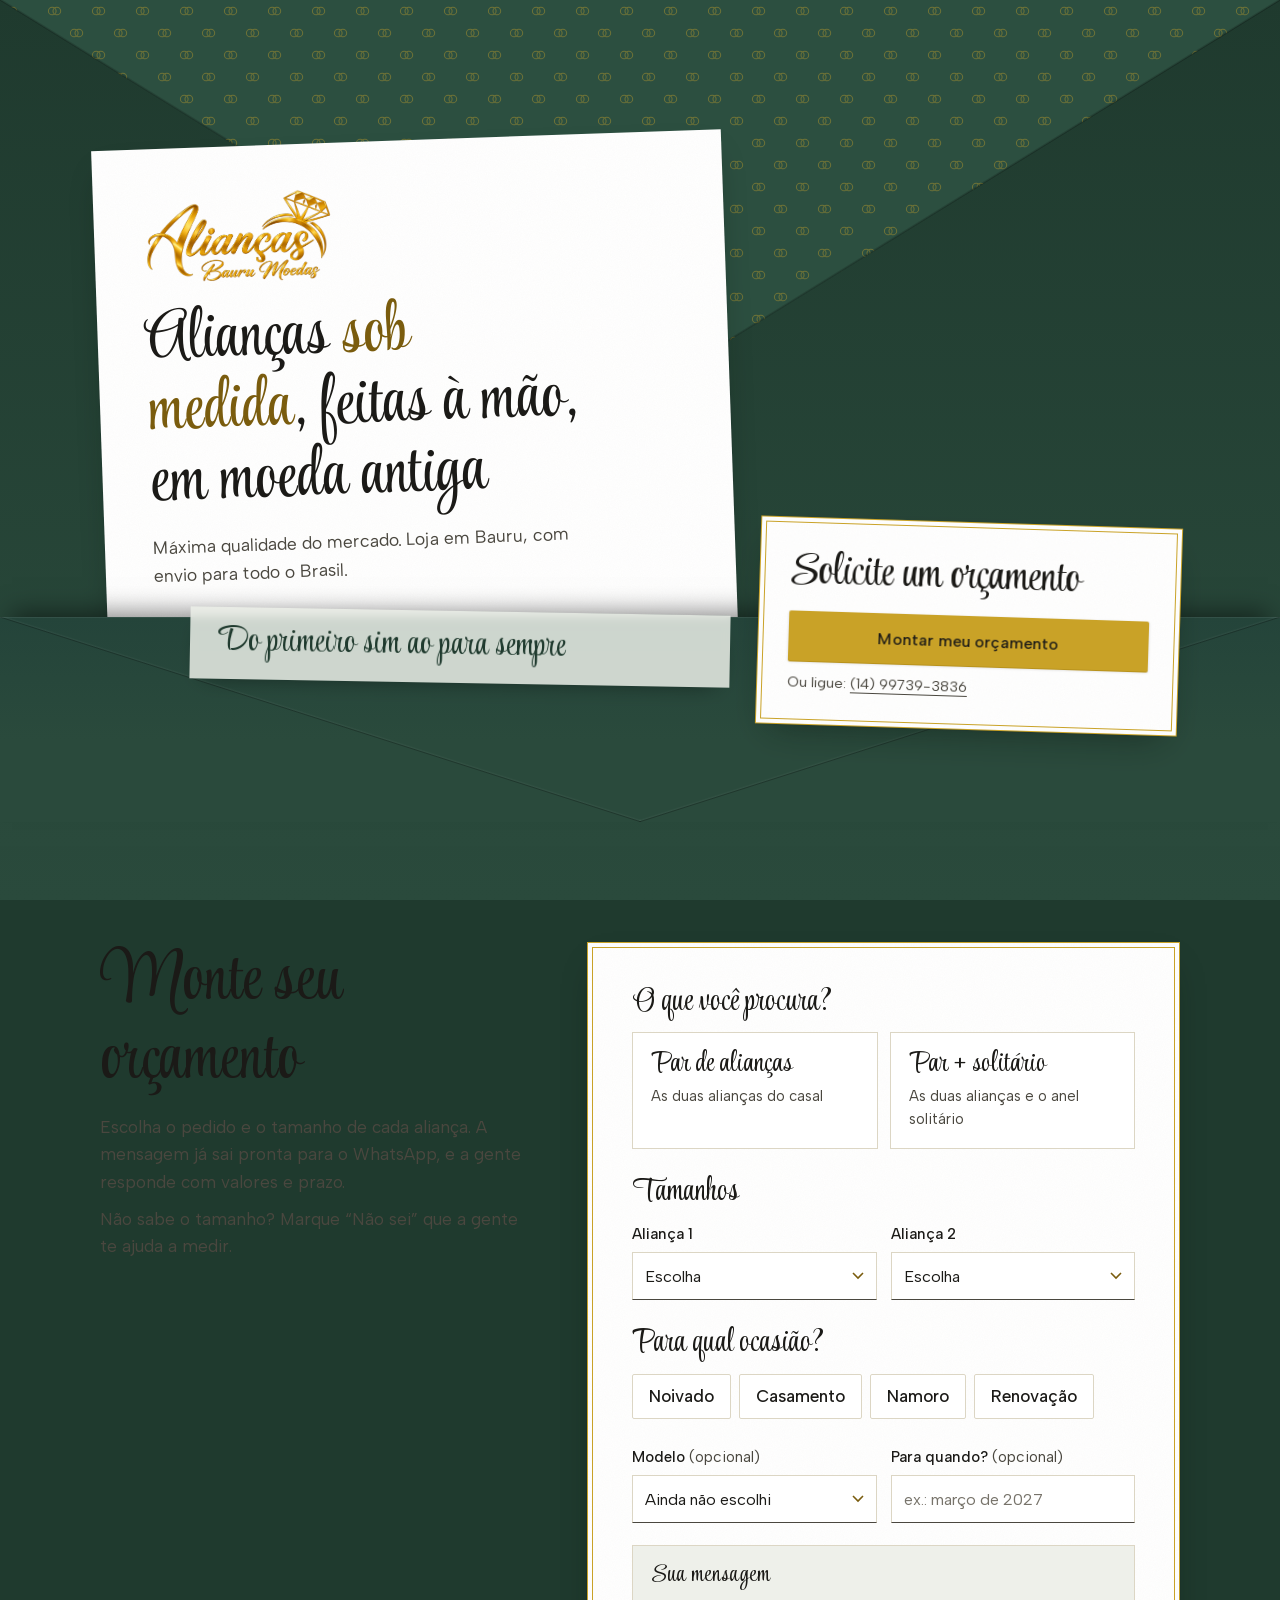
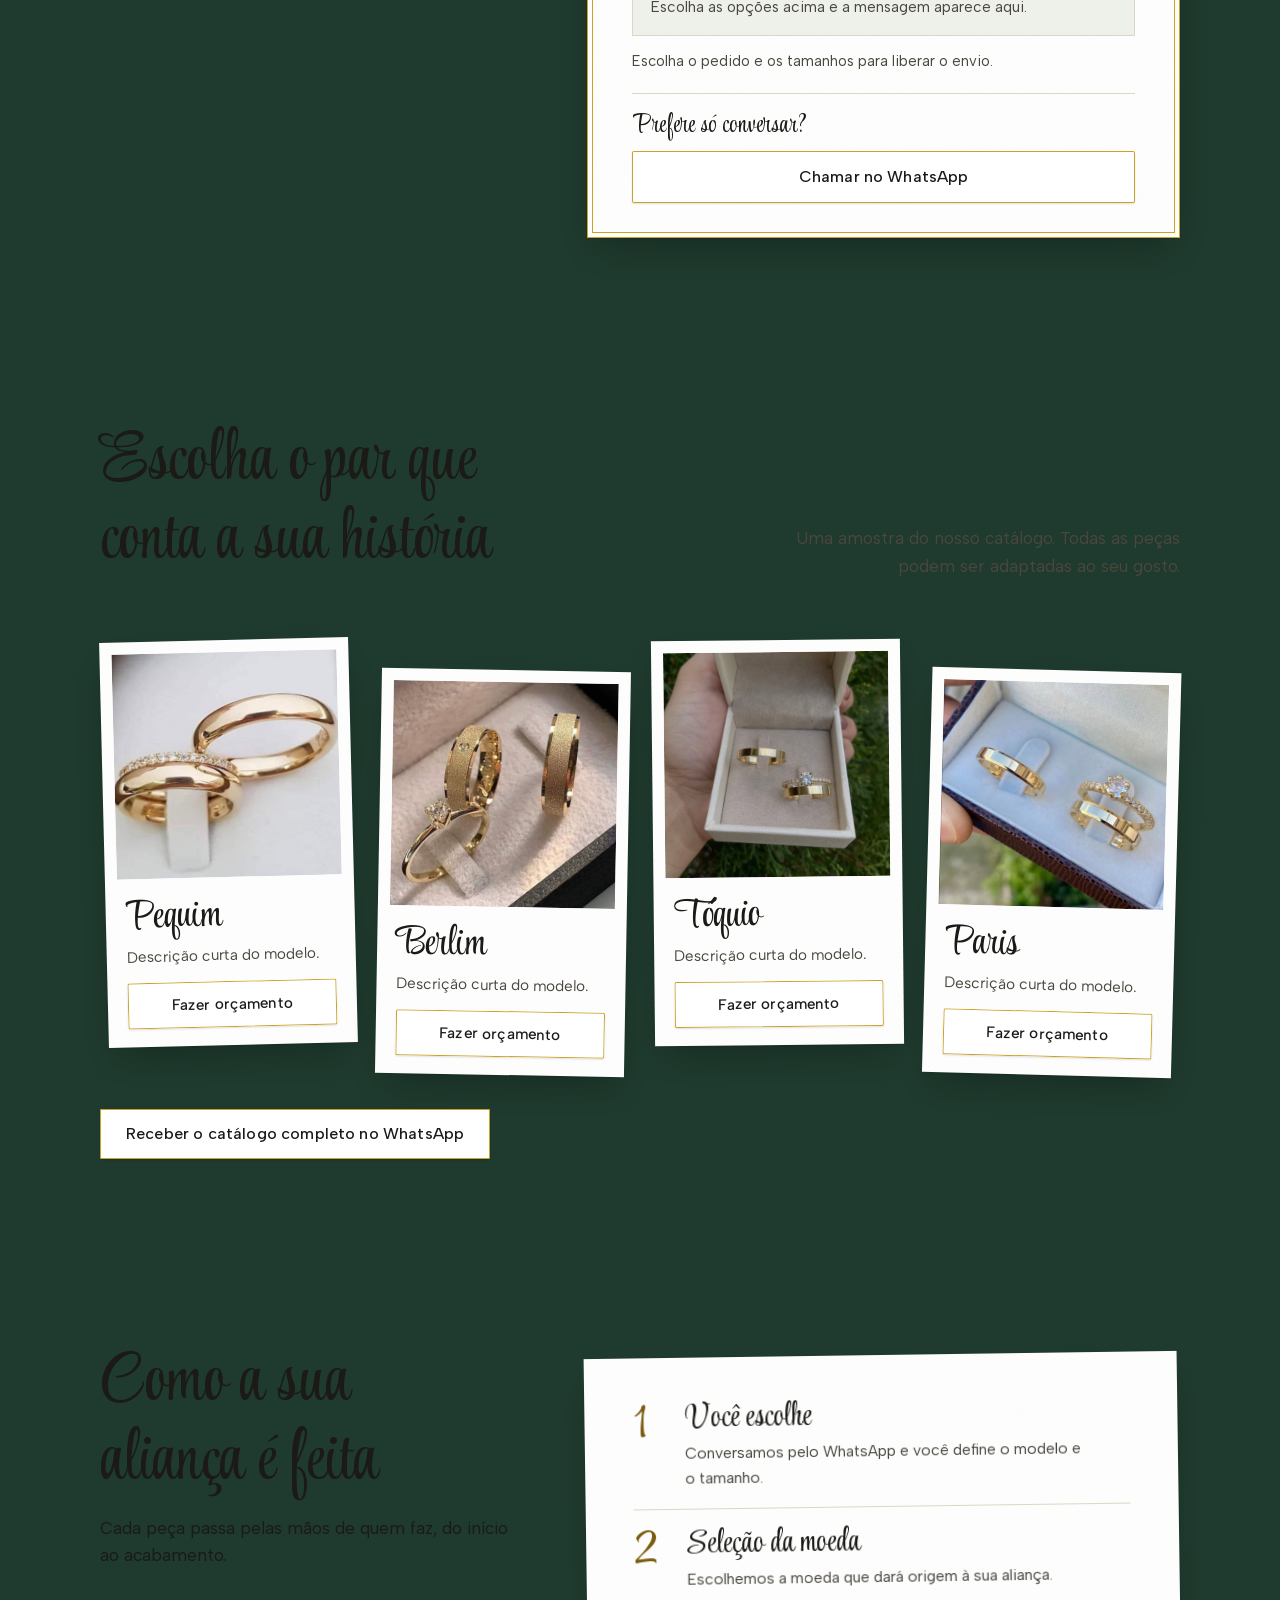
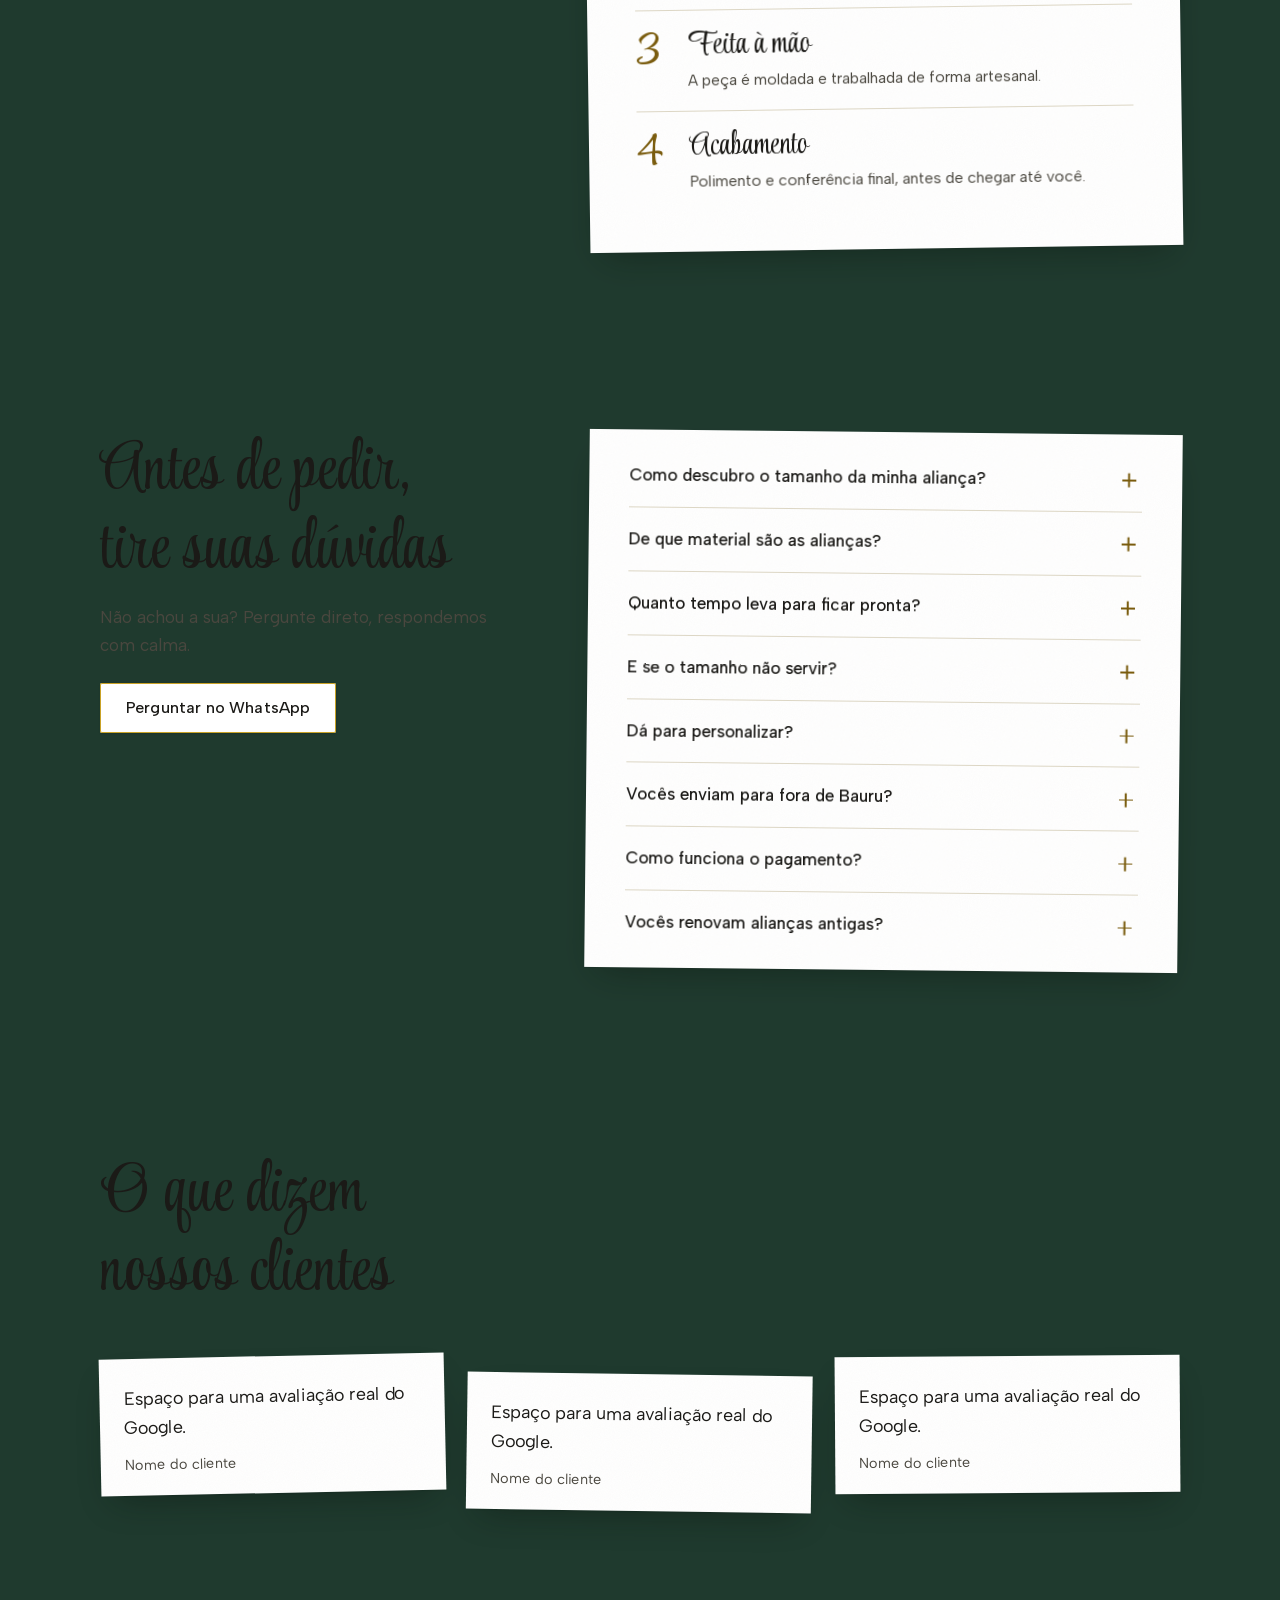
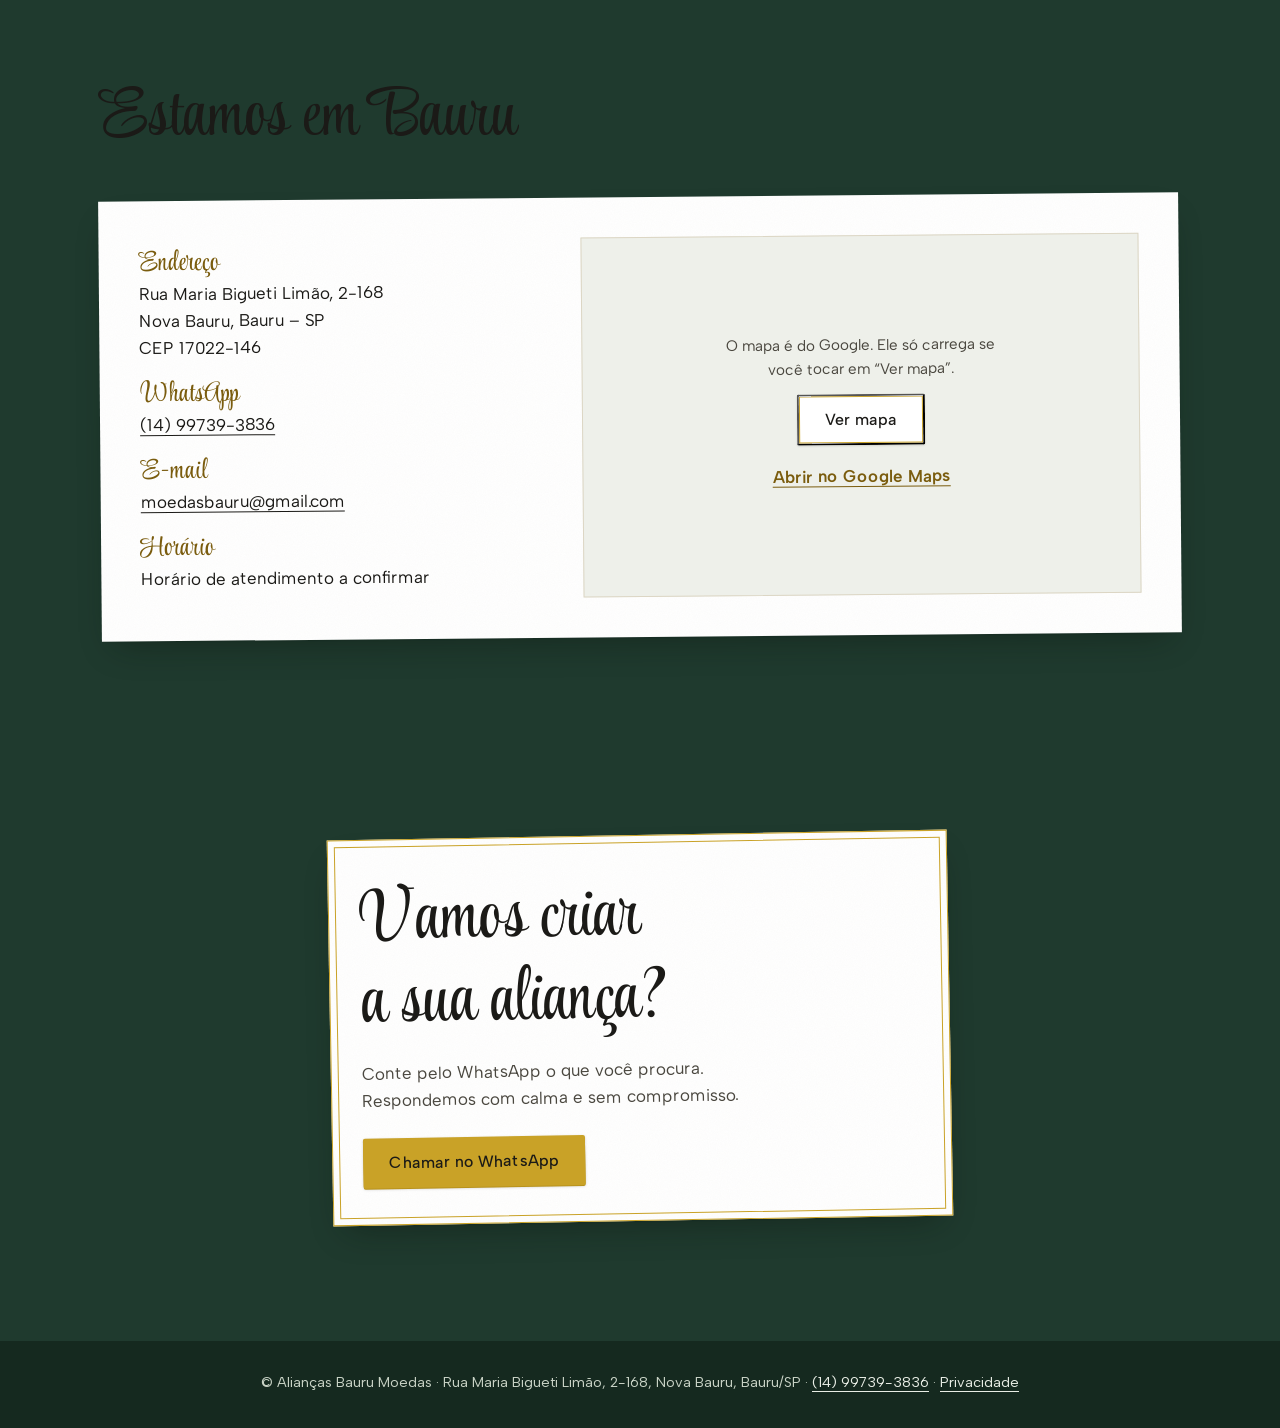
<file: public/index.html>
<!doctype html>
<html lang="pt-BR">
<head>
<meta charset="utf-8">
<meta name="viewport" content="width=device-width,initial-scale=1">
<title>Alianças Bauru Moedas | Alianças sob medida feitas à mão em Bauru</title>
<meta name="description" content="Alianças e joias em moeda antiga feitas à mão e sob medida em Bauru/SP. Loja física e online, com envio para todo o Brasil. Peça seu orçamento pelo WhatsApp.">
<meta name="theme-color" content="#1F3A2E">
<link rel="icon" href="img/logo.png">
<script src="inicio.js?v=7"></script>
<link rel="preload" href="fonts/style-script-latin.woff2" as="font" type="font/woff2" crossorigin>
<link rel="stylesheet" href="style.css?v=7">
<script type="application/ld+json">
{"@context":"https://schema.org","@type":"JewelryStore","name":"Alianças Bauru Moedas","telephone":"+55-14-99739-3836","email":"moedasbauru@gmail.com",
"address":{"@type":"PostalAddress","streetAddress":"Rua Maria Bigueti Limão, 2-168","addressLocality":"Bauru","addressRegion":"SP","postalCode":"17022-146","addressCountry":"BR"},
"description":"Alianças e joias em moeda antiga feitas à mão e sob medida."}
</script>
</head>
<body>
<a class="skip" href="#conteudo">Pular para o conteúdo</a>

<header class="envelope papel p-envelope" data-papel="#1F3A2E #2A4A3C">
  <div class="wrap">
    <div class="convite cartao">
      <img class="logo" src="img/logo.png" alt="Alianças Bauru Moedas" width="460" height="230">
      <h1>Alianças <em>sob medida</em>, feitas à mão, em moeda antiga</h1>
      <p>Máxima qualidade do mercado. Loja em Bauru, com envio para todo o Brasil.</p>
    </div>
    <div class="bolso" aria-hidden="true"></div>
    <p class="faixa">Do primeiro sim ao para sempre</p>
    <div class="resposta cartao resposta-borda">
      <p class="titulo">Solicite um orçamento</p>
      <a class="btn" href="#orcamento">Montar meu orçamento</a>
      <small>Ou ligue: <a href="tel:+5514997393836">(14) 99739-3836</a></small>
    </div>
  </div>
</header>

<main id="conteudo">
<section id="orcamento" class="papel p-salvia-clara" data-papel="#D3DCCD #C9D3C2">
  <div class="wrap orcamento-wrap">
    <div class="intro">
      <h2 class="titulo-secao">Monte seu orçamento</h2>
      <p class="linha-fina">Escolha o pedido e o tamanho de cada aliança. A mensagem já sai pronta para o WhatsApp, e a gente responde com valores e prazo.</p>
      <p class="linha-fina">Não sabe o tamanho? Marque “Não sei” que a gente te ajuda a medir.</p>
    </div>
    <form class="pedido cartao resposta-borda" id="form-pedido" data-origem="site" novalidate>
      <fieldset>
        <legend>O que você procura?</legend>
        <div class="opcoes">
          <label class="opcao"><input type="radio" name="tipo" value="par"><span><b>Par de alianças</b><small>As duas alianças do casal</small></span><i class="lacre" aria-hidden="true">AB</i></label>
          <label class="opcao"><input type="radio" name="tipo" value="par-solitario"><span><b>Par + solitário</b><small>As duas alianças e o anel solitário</small></span><i class="lacre" aria-hidden="true">AB</i></label>
        </div>
      </fieldset>
      <fieldset>
        <legend>Tamanhos</legend>
        <div class="campos">
          <div class="campo"><label for="aro1">Aliança 1</label><select id="aro1" name="aro1" data-tamanho><option value="">Escolha</option><option value="nao-sei">Não sei</option><option value="8">Aro 8</option>
<option value="9">Aro 9</option>
<option value="10">Aro 10</option>
<option value="11">Aro 11</option>
<option value="12">Aro 12</option>
<option value="13">Aro 13</option>
<option value="14">Aro 14</option>
<option value="15">Aro 15</option>
<option value="16">Aro 16</option>
<option value="17">Aro 17</option>
<option value="18">Aro 18</option>
<option value="19">Aro 19</option>
<option value="20">Aro 20</option>
<option value="21">Aro 21</option>
<option value="22">Aro 22</option>
<option value="23">Aro 23</option>
<option value="24">Aro 24</option>
<option value="25">Aro 25</option>
<option value="26">Aro 26</option>
<option value="27">Aro 27</option>
<option value="28">Aro 28</option>
<option value="29">Aro 29</option>
<option value="30">Aro 30</option>
<option value="31">Aro 31</option>
<option value="32">Aro 32</option>
<option value="33">Aro 33</option>
<option value="34">Aro 34</option>
<option value="35">Aro 35</option>
<option value="36">Aro 36</option></select></div>
          <div class="campo"><label for="aro2">Aliança 2</label><select id="aro2" name="aro2" data-tamanho><option value="">Escolha</option><option value="nao-sei">Não sei</option><option value="8">Aro 8</option>
<option value="9">Aro 9</option>
<option value="10">Aro 10</option>
<option value="11">Aro 11</option>
<option value="12">Aro 12</option>
<option value="13">Aro 13</option>
<option value="14">Aro 14</option>
<option value="15">Aro 15</option>
<option value="16">Aro 16</option>
<option value="17">Aro 17</option>
<option value="18">Aro 18</option>
<option value="19">Aro 19</option>
<option value="20">Aro 20</option>
<option value="21">Aro 21</option>
<option value="22">Aro 22</option>
<option value="23">Aro 23</option>
<option value="24">Aro 24</option>
<option value="25">Aro 25</option>
<option value="26">Aro 26</option>
<option value="27">Aro 27</option>
<option value="28">Aro 28</option>
<option value="29">Aro 29</option>
<option value="30">Aro 30</option>
<option value="31">Aro 31</option>
<option value="32">Aro 32</option>
<option value="33">Aro 33</option>
<option value="34">Aro 34</option>
<option value="35">Aro 35</option>
<option value="36">Aro 36</option></select></div>
          <div class="campo" id="campo-solitario" hidden><label for="aro3">Solitário</label><select id="aro3" name="aro3" data-tamanho><option value="">Escolha</option><option value="nao-sei">Não sei</option><option value="8">Aro 8</option>
<option value="9">Aro 9</option>
<option value="10">Aro 10</option>
<option value="11">Aro 11</option>
<option value="12">Aro 12</option>
<option value="13">Aro 13</option>
<option value="14">Aro 14</option>
<option value="15">Aro 15</option>
<option value="16">Aro 16</option>
<option value="17">Aro 17</option>
<option value="18">Aro 18</option>
<option value="19">Aro 19</option>
<option value="20">Aro 20</option>
<option value="21">Aro 21</option>
<option value="22">Aro 22</option>
<option value="23">Aro 23</option>
<option value="24">Aro 24</option>
<option value="25">Aro 25</option>
<option value="26">Aro 26</option>
<option value="27">Aro 27</option>
<option value="28">Aro 28</option>
<option value="29">Aro 29</option>
<option value="30">Aro 30</option>
<option value="31">Aro 31</option>
<option value="32">Aro 32</option>
<option value="33">Aro 33</option>
<option value="34">Aro 34</option>
<option value="35">Aro 35</option>
<option value="36">Aro 36</option></select></div>
        </div>
      </fieldset>
      <fieldset>
        <legend>Para qual ocasião?</legend>
        <div class="chips">
          <label class="chip"><input type="radio" name="ocasiao" value="noivado"><span>Noivado</span></label>
          <label class="chip"><input type="radio" name="ocasiao" value="casamento"><span>Casamento</span></label>
          <label class="chip"><input type="radio" name="ocasiao" value="namoro"><span>Namoro</span></label>
          <label class="chip"><input type="radio" name="ocasiao" value="renovação"><span>Renovação</span></label>
        </div>
      </fieldset>
      <div class="campos campos-extra">
        <div class="campo"><label for="modelo">Modelo <em>(opcional)</em></label><select id="modelo" name="modelo"><option value="">Ainda não escolhi</option><option>Pequim</option><option>Berlim</option><option>Tóquio</option><option>Paris</option><option>Outro do catálogo</option></select></div>
        <div class="campo"><label for="quando">Para quando? <em>(opcional)</em></label><input id="quando" name="quando" type="text" placeholder="ex.: março de 2027" autocomplete="off"></div>
      </div>
      <div class="mensagem"><p class="mensagem-rotulo">Sua mensagem</p><p id="previa" aria-live="polite"></p></div>
      <p class="aviso" id="aviso">Escolha o pedido e os tamanhos para liberar o envio.</p>
      <div class="enviar" id="enviar" hidden><a class="btn" href="https://wa.me/5514997393836" target="_blank" rel="noopener">Enviar pelo WhatsApp</a></div>
      <div class="direto"><p>Prefere só conversar?</p><a class="btn linha" href="https://wa.me/5514997393836?text=Oi!%20Vim%20pelo%20site%20e%20quero%20saber%20mais%20sobre%20as%20alian%C3%A7as.">Chamar no WhatsApp</a></div>
    </form>
    <p class="sem-js cartao resposta-borda"><a class="btn" href="https://wa.me/5514997393836?text=Oi!%20Vim%20pelo%20site%20e%20quero%20um%20or%C3%A7amento.">Chamar no WhatsApp</a></p>
  </div>
</section>
<section id="modelos" class="papel p-vellum" data-papel="#EEF0EA #F6F6F2">
  <div class="wrap">
    <div class="modelos-topo">
      <h2 class="titulo-secao">Escolha o par que conta a sua história</h2>
      <p class="linha-fina">Uma amostra do nosso catálogo. Todas as peças podem ser adaptadas ao seu gosto.</p>
    </div>
    <div class="grid" role="region" aria-label="Modelos" tabindex="0">
      <article class="card cartao" id="pequim"><div class="foto"><img src="img/modelos/modelo-1.jpg" alt="Aliança modelo Pequim: liso com friso de brilhantes" loading="lazy" width="1000" height="1000"><span class="lacre" aria-hidden="true">AB</span></div>
        <div class="corpo"><h3>Pequim</h3><p>Descrição curta do modelo.</p><a class="btn linha pedir" href="#orcamento" data-modelo="Pequim" aria-label="Fazer orçamento do modelo Pequim">Fazer orçamento</a></div></article>
      <article class="card cartao" id="berlim"><div class="foto"><img src="img/modelos/modelo-2.jpg" alt="Aliança modelo Berlim: fosco com solitário" loading="lazy" width="1000" height="1000"><span class="lacre" aria-hidden="true">AB</span></div>
        <div class="corpo"><h3>Berlim</h3><p>Descrição curta do modelo.</p><a class="btn linha pedir" href="#orcamento" data-modelo="Berlim" aria-label="Fazer orçamento do modelo Berlim">Fazer orçamento</a></div></article>
      <article class="card cartao" id="toquio"><div class="foto"><img src="img/modelos/modelo-3.jpg" alt="Aliança modelo Tóquio: liso reto com solitário" loading="lazy" width="1000" height="1000"><span class="lacre" aria-hidden="true">AB</span></div>
        <div class="corpo"><h3>T<span class="acento">ó</span>quio</h3><p>Descrição curta do modelo.</p><a class="btn linha pedir" href="#orcamento" data-modelo="Tóquio" aria-label="Fazer orçamento do modelo Tóquio">Fazer orçamento</a></div></article>
      <article class="card cartao" id="paris"><div class="foto"><img src="img/modelos/modelo-4.jpg" alt="Aliança modelo Paris: liso reto com solitário e brilhantes" loading="lazy" width="1000" height="1000"><span class="lacre" aria-hidden="true">AB</span></div>
        <div class="corpo"><h3>Paris</h3><p>Descrição curta do modelo.</p><a class="btn linha pedir" href="#orcamento" data-modelo="Paris" aria-label="Fazer orçamento do modelo Paris">Fazer orçamento</a></div></article>
    </div>
    <div class="mais"><a class="btn linha" href="https://wa.me/5514997393836?text=Oi!%20Quero%20ver%20o%20cat%C3%A1logo%20completo.">Receber o catálogo completo no WhatsApp</a></div>
  </div>
</section>

<section id="como-e-feito" class="papel p-medio" data-papel="#B3C2AC #A7B7A0">
  <div class="wrap programa-wrap">
    <div class="intro">
      <h2 class="titulo-secao">Como a sua aliança é feita</h2>
      <p class="linha-fina">Cada peça passa pelas mãos de quem faz, do início ao acabamento.</p>
    </div>
    <div class="programa cartao">
      <ol>
        <li><h3>Você escolhe</h3><p>Conversamos pelo WhatsApp e você define o modelo e o tamanho.</p></li>
        <li><h3>Seleção da moeda</h3><p>Escolhemos a moeda que dará origem à sua aliança.</p></li>
        <li><h3>Feita à mão</h3><p>A peça é moldada e trabalhada de forma artesanal.</p></li>
        <li><h3>Acabamento</h3><p>Polimento e conferência final, antes de chegar até você.</p></li>
      </ol>
    </div>
  </div>
</section>

<section id="duvidas" class="papel p-claro" data-papel="#F7F7F3 #EEF0EA">
  <div class="wrap split">
    <div class="intro">
      <h2 class="titulo-secao">Antes de pedir, tire suas dúvidas</h2>
      <p class="linha-fina">Não achou a sua? Pergunte direto, respondemos com calma.</p>
      <a class="btn linha" href="https://wa.me/5514997393836?text=Oi!%20Tenho%20uma%20d%C3%BAvida%20sobre%20as%20alian%C3%A7as.">Perguntar no WhatsApp</a>
    </div>
    <div class="faq cartao">
      <details><summary>Como descubro o tamanho da minha aliança?</summary><p>Você pode medir o dedo com um fio ou tira de papel, ou levar a um joalheiro. Se preferir, é só chamar no WhatsApp que ajudamos a encontrar o tamanho certo.</p></details>
      <details><summary>De que material são as alianças?</summary><p>São joias feitas a partir de moedas antigas. Para saber os detalhes de cada modelo, fale com a gente no WhatsApp.</p></details>
      <details><summary>Quanto tempo leva para ficar pronta?</summary><p>Como cada peça é feita à mão, o prazo depende do modelo e da demanda. Consulte pelo WhatsApp e informamos o prazo do seu pedido.</p></details>
      <details><summary>E se o tamanho não servir?</summary><p>Fale com a gente. Avaliamos o ajuste ou a troca conforme o caso.</p></details>
      <details><summary>Dá para personalizar?</summary><p>Sim. Converse com a gente sobre o que você imagina e vemos o que é possível.</p></details>
      <details><summary>Vocês enviam para fora de Bauru?</summary><p>Sim, enviamos para todo o Brasil.</p></details>
      <details><summary>Como funciona o pagamento?</summary><p>Combinamos tudo pelo WhatsApp, de forma simples e segura.</p></details>
      <details><summary>Vocês renovam alianças antigas?</summary><p>Sim. Traga a sua aliança ou chame no WhatsApp para saber como funciona a renovação.</p></details>
    </div>
  </div>
</section>

<section id="avaliacoes" class="papel p-salvia-clara" data-papel="#D3DCCD #C9D3C2">
  <div class="wrap">
    <h2 class="titulo-secao">O que dizem nossos clientes</h2>
    <div class="recados">
      <blockquote class="cartao">Espaço para uma avaliação real do Google.<cite>Nome do cliente</cite></blockquote>
      <blockquote class="cartao">Espaço para uma avaliação real do Google.<cite>Nome do cliente</cite></blockquote>
      <blockquote class="cartao">Espaço para uma avaliação real do Google.<cite>Nome do cliente</cite></blockquote>
    </div>
  </div>
</section>

<section id="loja" class="papel p-musgo" data-papel="#A9BAA4 #9DAF97">
  <div class="wrap">
    <h2 class="titulo-secao">Estamos em Bauru</h2>
    <div class="mapa cartao">
      <dl>
        <div><dt>Endereço</dt><dd>Rua Maria Bigueti Limão, 2-168<br>Nova Bauru, Bauru – SP<br>CEP 17022-146</dd></div>
        <div><dt>WhatsApp</dt><dd><a href="https://wa.me/5514997393836">(14) 99739-3836</a></dd></div>
        <div><dt>E-mail</dt><dd><a href="mailto:moedasbauru@gmail.com">moedasbauru@gmail.com</a></dd></div>
        <div><dt>Horário</dt><dd>Horário de atendimento a confirmar</dd></div>
      </dl>
      <div class="mapa-capa" id="mapa">
        <p>O mapa é do Google. Ele só carrega se você tocar em “Ver mapa”.</p>
        <button type="button" class="btn linha" id="ver-mapa">Ver mapa</button>
        <a href="https://www.google.com/maps/search/?api=1&amp;query=Rua+Maria+Bigueti+Lim%C3%A3o,+2-168,+Nova+Bauru,+Bauru,+SP" target="_blank" rel="noopener">Abrir no Google Maps</a>
      </div>
    </div>
  </div>
</section>

<section class="final papel p-envelope" data-papel="#1F3A2E #15291F">
  <div class="wrap">
    <div class="cartao resposta-borda">
      <h2>Vamos criar a sua aliança?</h2>
      <p>Conte pelo WhatsApp o que você procura. Respondemos com calma e sem compromisso.</p>
      <a class="btn" href="https://wa.me/5514997393836?text=Oi!%20Quero%20pedir%20or%C3%A7amento%20de%20alian%C3%A7as.">Chamar no WhatsApp</a>
    </div>
  </div>
</section>
</main>

<footer>© Alianças Bauru Moedas · Rua Maria Bigueti Limão, 2-168, Nova Bauru, Bauru/SP · <a href="https://wa.me/5514997393836">(14) 99739-3836</a> · <a href="privacidade.html">Privacidade</a></footer>

<script src="orcamento.js?v=7"></script>
<script src="pagina.js?v=7"></script>
</body>
</html>
</file>
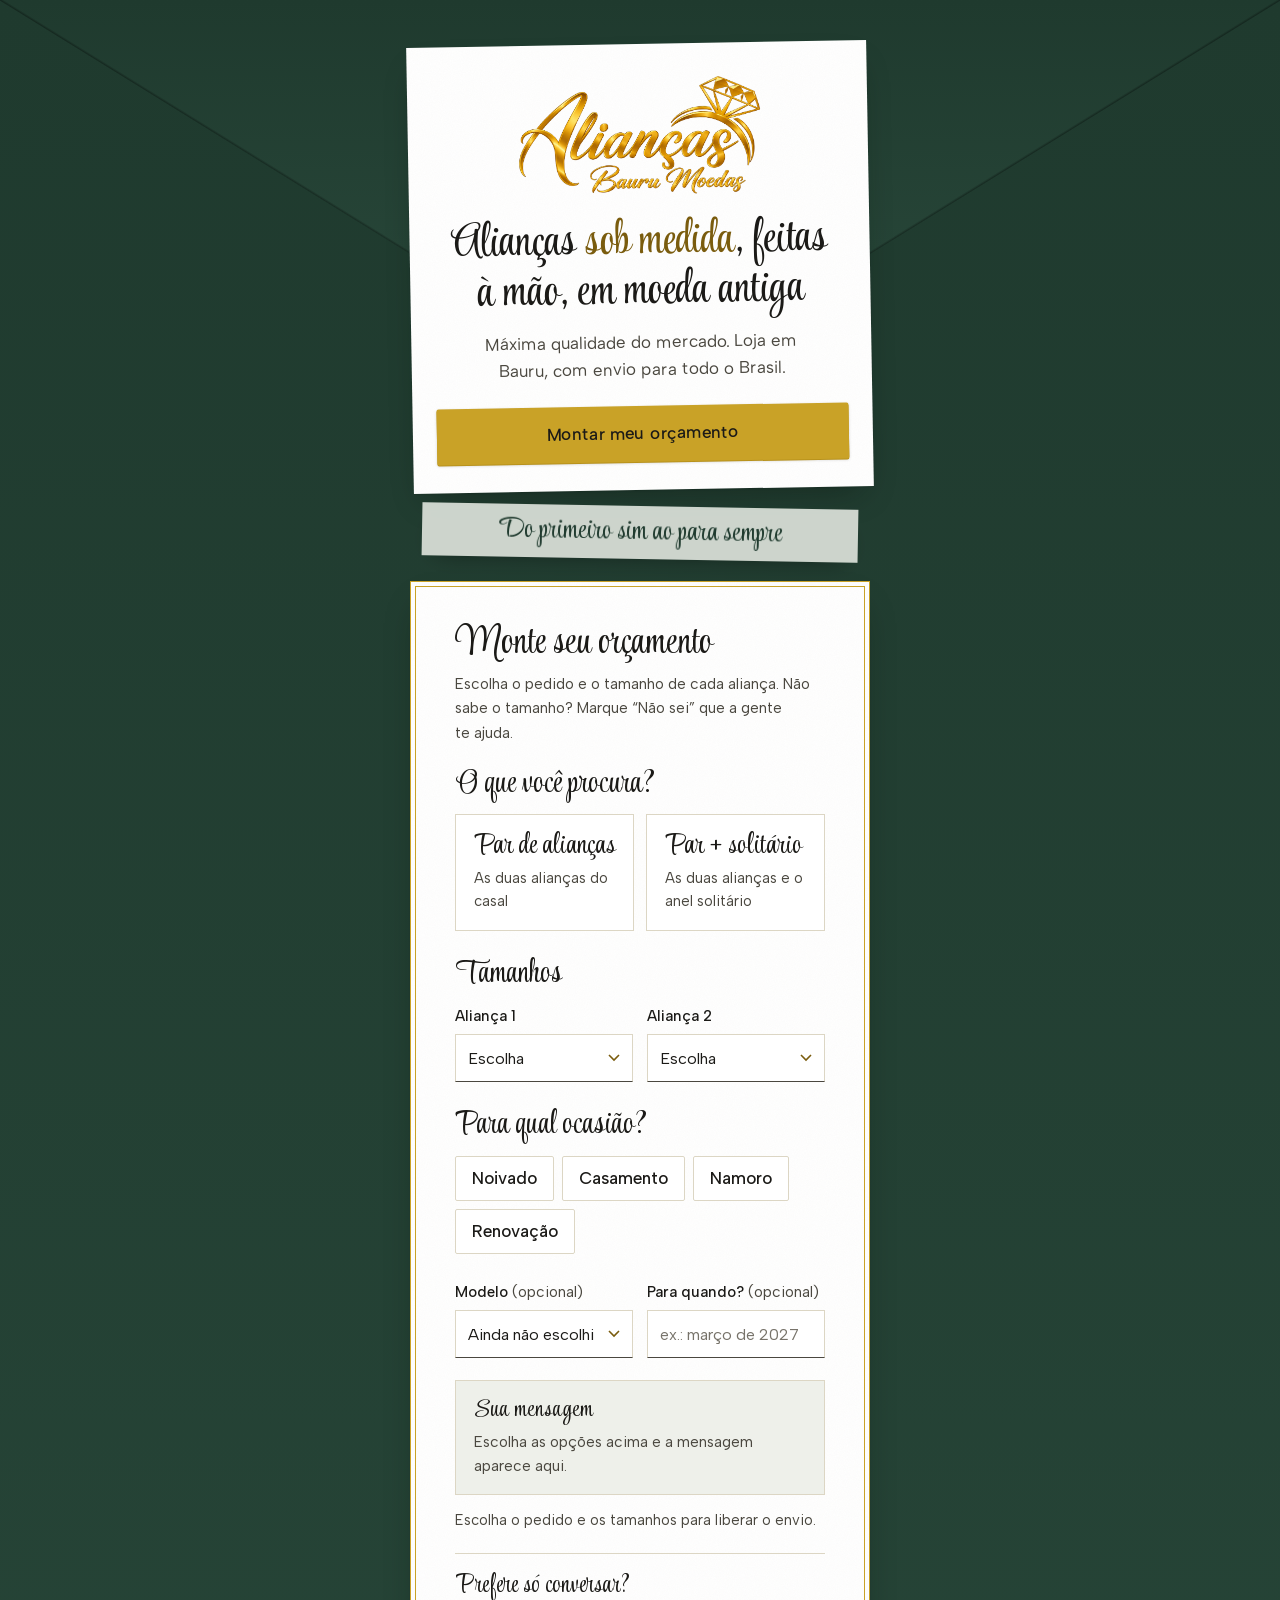
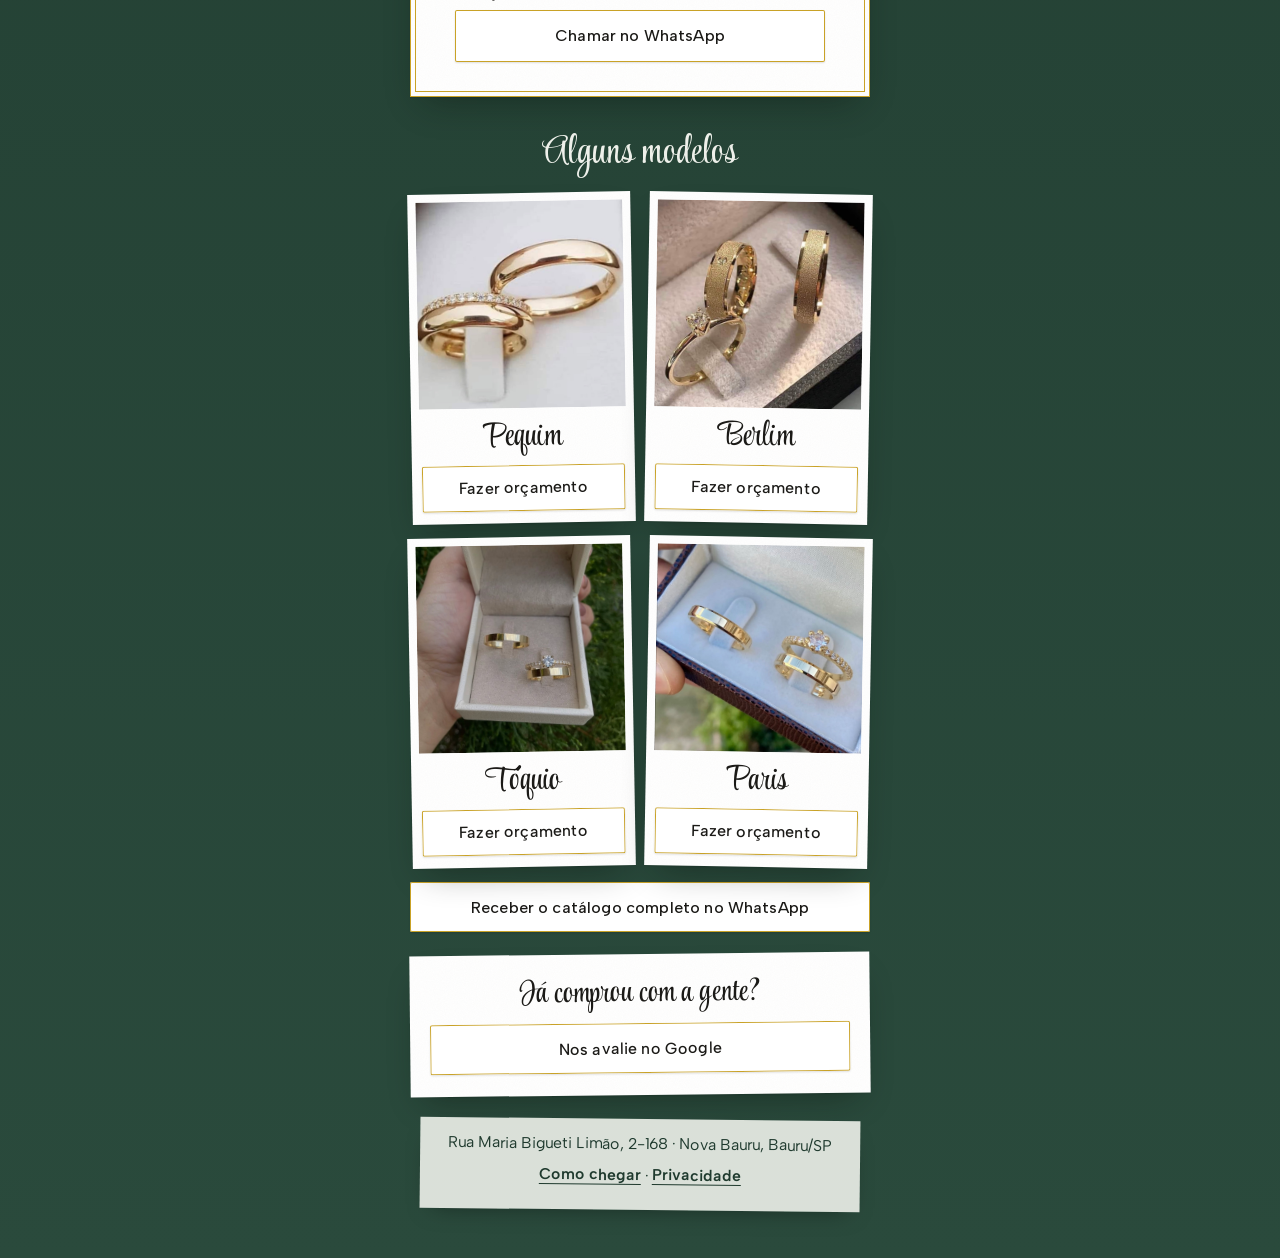
<file: public/links.html>
<!doctype html>
<html lang="pt-BR">
<head>
<meta charset="utf-8">
<meta name="viewport" content="width=device-width,initial-scale=1">
<title>Alianças Bauru Moedas | Orçamento pelo WhatsApp</title>
<meta name="description" content="Alianças sob medida, feitas à mão, em moeda antiga. Monte seu orçamento e envie pelo WhatsApp.">
<meta name="robots" content="noindex">
<meta name="theme-color" content="#1F3A2E">
<link rel="icon" href="img/logo.png">
<script src="inicio.js?v=7"></script>
<link rel="preload" href="fonts/style-script-latin.woff2" as="font" type="font/woff2" crossorigin>
<link rel="stylesheet" href="style.css?v=7">
</head>
<body class="links">
<main class="box">
  <header class="apresentacao cartao">
    <img class="logo" src="img/logo.png" alt="Alianças Bauru Moedas" width="460" height="230">
    <h1>Alianças <em>sob medida</em>, feitas à mão, em moeda antiga</h1>
    <p>Máxima qualidade do mercado. Loja em Bauru, com envio para todo o Brasil.</p>
    <a class="btn" href="#orcamento">Montar meu orçamento</a>
  </header>
  <p class="faixa">Do primeiro sim ao para sempre</p>

  <section id="orcamento" aria-label="Orçamento">
    <form class="pedido cartao resposta-borda" id="form-pedido" data-origem="Instagram" novalidate>
      <h2 class="titulo-cartao">Monte seu orçamento</h2>
      <p class="dica">Escolha o pedido e o tamanho de cada aliança. Não sabe o tamanho? Marque “Não sei” que a gente te ajuda.</p>
      <fieldset>
        <legend>O que você procura?</legend>
        <div class="opcoes">
          <label class="opcao"><input type="radio" name="tipo" value="par"><span><b>Par de alianças</b><small>As duas alianças do casal</small></span><i class="lacre" aria-hidden="true">AB</i></label>
          <label class="opcao"><input type="radio" name="tipo" value="par-solitario"><span><b>Par + solitário</b><small>As duas alianças e o anel solitário</small></span><i class="lacre" aria-hidden="true">AB</i></label>
        </div>
      </fieldset>
      <fieldset>
        <legend>Tamanhos</legend>
        <div class="campos">
          <div class="campo"><label for="aro1">Aliança 1</label><select id="aro1" name="aro1" data-tamanho><option value="">Escolha</option><option value="nao-sei">Não sei</option><option value="8">Aro 8</option>
<option value="9">Aro 9</option>
<option value="10">Aro 10</option>
<option value="11">Aro 11</option>
<option value="12">Aro 12</option>
<option value="13">Aro 13</option>
<option value="14">Aro 14</option>
<option value="15">Aro 15</option>
<option value="16">Aro 16</option>
<option value="17">Aro 17</option>
<option value="18">Aro 18</option>
<option value="19">Aro 19</option>
<option value="20">Aro 20</option>
<option value="21">Aro 21</option>
<option value="22">Aro 22</option>
<option value="23">Aro 23</option>
<option value="24">Aro 24</option>
<option value="25">Aro 25</option>
<option value="26">Aro 26</option>
<option value="27">Aro 27</option>
<option value="28">Aro 28</option>
<option value="29">Aro 29</option>
<option value="30">Aro 30</option>
<option value="31">Aro 31</option>
<option value="32">Aro 32</option>
<option value="33">Aro 33</option>
<option value="34">Aro 34</option>
<option value="35">Aro 35</option>
<option value="36">Aro 36</option></select></div>
          <div class="campo"><label for="aro2">Aliança 2</label><select id="aro2" name="aro2" data-tamanho><option value="">Escolha</option><option value="nao-sei">Não sei</option><option value="8">Aro 8</option>
<option value="9">Aro 9</option>
<option value="10">Aro 10</option>
<option value="11">Aro 11</option>
<option value="12">Aro 12</option>
<option value="13">Aro 13</option>
<option value="14">Aro 14</option>
<option value="15">Aro 15</option>
<option value="16">Aro 16</option>
<option value="17">Aro 17</option>
<option value="18">Aro 18</option>
<option value="19">Aro 19</option>
<option value="20">Aro 20</option>
<option value="21">Aro 21</option>
<option value="22">Aro 22</option>
<option value="23">Aro 23</option>
<option value="24">Aro 24</option>
<option value="25">Aro 25</option>
<option value="26">Aro 26</option>
<option value="27">Aro 27</option>
<option value="28">Aro 28</option>
<option value="29">Aro 29</option>
<option value="30">Aro 30</option>
<option value="31">Aro 31</option>
<option value="32">Aro 32</option>
<option value="33">Aro 33</option>
<option value="34">Aro 34</option>
<option value="35">Aro 35</option>
<option value="36">Aro 36</option></select></div>
          <div class="campo" id="campo-solitario" hidden><label for="aro3">Solitário</label><select id="aro3" name="aro3" data-tamanho><option value="">Escolha</option><option value="nao-sei">Não sei</option><option value="8">Aro 8</option>
<option value="9">Aro 9</option>
<option value="10">Aro 10</option>
<option value="11">Aro 11</option>
<option value="12">Aro 12</option>
<option value="13">Aro 13</option>
<option value="14">Aro 14</option>
<option value="15">Aro 15</option>
<option value="16">Aro 16</option>
<option value="17">Aro 17</option>
<option value="18">Aro 18</option>
<option value="19">Aro 19</option>
<option value="20">Aro 20</option>
<option value="21">Aro 21</option>
<option value="22">Aro 22</option>
<option value="23">Aro 23</option>
<option value="24">Aro 24</option>
<option value="25">Aro 25</option>
<option value="26">Aro 26</option>
<option value="27">Aro 27</option>
<option value="28">Aro 28</option>
<option value="29">Aro 29</option>
<option value="30">Aro 30</option>
<option value="31">Aro 31</option>
<option value="32">Aro 32</option>
<option value="33">Aro 33</option>
<option value="34">Aro 34</option>
<option value="35">Aro 35</option>
<option value="36">Aro 36</option></select></div>
        </div>
      </fieldset>
      <fieldset>
        <legend>Para qual ocasião?</legend>
        <div class="chips">
          <label class="chip"><input type="radio" name="ocasiao" value="noivado"><span>Noivado</span></label>
          <label class="chip"><input type="radio" name="ocasiao" value="casamento"><span>Casamento</span></label>
          <label class="chip"><input type="radio" name="ocasiao" value="namoro"><span>Namoro</span></label>
          <label class="chip"><input type="radio" name="ocasiao" value="renovação"><span>Renovação</span></label>
        </div>
      </fieldset>
      <div class="campos campos-extra">
        <div class="campo"><label for="modelo">Modelo <em>(opcional)</em></label><select id="modelo" name="modelo"><option value="">Ainda não escolhi</option><option>Pequim</option><option>Berlim</option><option>Tóquio</option><option>Paris</option><option>Outro do catálogo</option></select></div>
        <div class="campo"><label for="quando">Para quando? <em>(opcional)</em></label><input id="quando" name="quando" type="text" placeholder="ex.: março de 2027" autocomplete="off"></div>
      </div>
      <div class="mensagem"><p class="mensagem-rotulo">Sua mensagem</p><p id="previa" aria-live="polite"></p></div>
      <p class="aviso" id="aviso">Escolha o pedido e os tamanhos para liberar o envio.</p>
      <div class="enviar" id="enviar" hidden><a class="btn" href="https://wa.me/5514997393836" target="_blank" rel="noopener">Enviar pelo WhatsApp</a></div>
      <div class="direto"><p>Prefere só conversar?</p><a class="btn linha" href="https://wa.me/5514997393836?text=Oi!%20Vim%20pelo%20Instagram%20e%20quero%20saber%20mais%20sobre%20as%20alian%C3%A7as.">Chamar no WhatsApp</a></div>
    </form>
    <p class="sem-js cartao resposta-borda"><a class="btn" href="https://wa.me/5514997393836?text=Oi!%20Vim%20pelo%20Instagram%20e%20quero%20um%20or%C3%A7amento.">Chamar no WhatsApp</a></p>
  </section>

  <section id="catalogo" aria-labelledby="titulo-catalogo">
    <h2 class="titulo-verde" id="titulo-catalogo">Alguns modelos</h2>
    <div class="catalogo">
      <article class="mini cartao"><div class="foto"><img src="img/modelos/modelo-1.jpg" alt="Aliança modelo Pequim: liso com friso de brilhantes" loading="lazy" width="1000" height="1000"></div>
        <div class="corpo"><h3>Pequim</h3><a class="btn linha" href="#orcamento" data-modelo="Pequim" aria-label="Fazer orçamento do modelo Pequim">Fazer orçamento</a></div></article>
      <article class="mini cartao"><div class="foto"><img src="img/modelos/modelo-2.jpg" alt="Aliança modelo Berlim: fosco com solitário" loading="lazy" width="1000" height="1000"></div>
        <div class="corpo"><h3>Berlim</h3><a class="btn linha" href="#orcamento" data-modelo="Berlim" aria-label="Fazer orçamento do modelo Berlim">Fazer orçamento</a></div></article>
      <article class="mini cartao"><div class="foto"><img src="img/modelos/modelo-3.jpg" alt="Aliança modelo Tóquio: liso reto com solitário" loading="lazy" width="1000" height="1000"></div>
        <div class="corpo"><h3>T<span class="acento">ó</span>quio</h3><a class="btn linha" href="#orcamento" data-modelo="Tóquio" aria-label="Fazer orçamento do modelo Tóquio">Fazer orçamento</a></div></article>
      <article class="mini cartao"><div class="foto"><img src="img/modelos/modelo-4.jpg" alt="Aliança modelo Paris: liso reto com solitário e brilhantes" loading="lazy" width="1000" height="1000"></div>
        <div class="corpo"><h3>Paris</h3><a class="btn linha" href="#orcamento" data-modelo="Paris" aria-label="Fazer orçamento do modelo Paris">Fazer orçamento</a></div></article>
    </div>
    <a class="btn linha catalogo-completo" href="https://wa.me/5514997393836?text=Oi!%20Vim%20pelo%20Instagram%20e%20quero%20ver%20o%20cat%C3%A1logo%20completo.">Receber o catálogo completo no WhatsApp</a>
  </section>

  <div class="acao cartao">
    <p class="titulo">Já comprou com a gente?</p>
    <a class="btn linha" href="https://www.google.com/maps/search/?api=1&amp;query=Alian%C3%A7as+Moedas+Bauru,+Rua+Maria+Bigueti+Lim%C3%A3o,+2-168,+Bauru,+SP" target="_blank" rel="noopener">Nos avalie no Google</a>
  </div>

  <p class="endereco">Rua Maria Bigueti Limão, 2-168 · Nova Bauru, Bauru/SP<br><a href="https://www.google.com/maps/search/?api=1&amp;query=Rua+Maria+Bigueti+Lim%C3%A3o,+2-168,+Nova+Bauru,+Bauru,+SP" target="_blank" rel="noopener">Como chegar</a> · <a href="privacidade.html">Privacidade</a></p>
</main>
<script src="orcamento.js?v=7"></script>
</body>
</html>
</file>
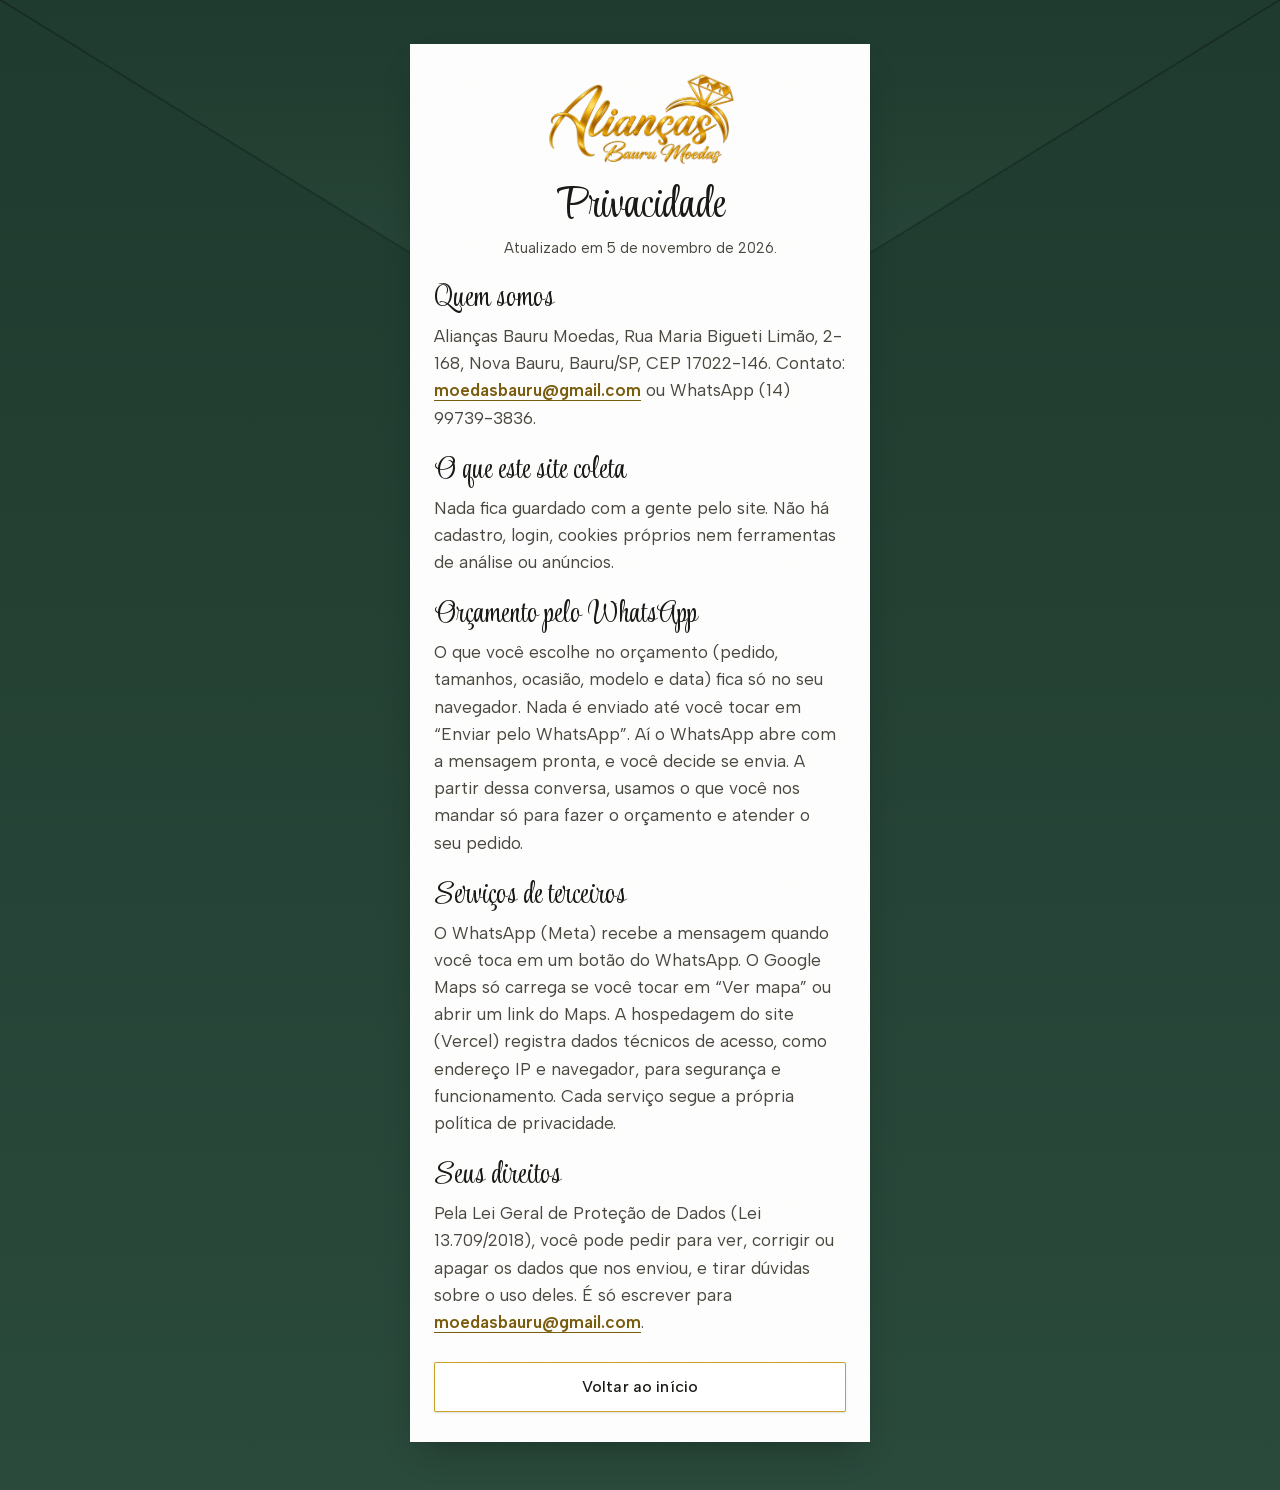
<file: public/privacidade.html>
<!doctype html>
<html lang="pt-BR">
<head>
<meta charset="utf-8">
<meta name="viewport" content="width=device-width,initial-scale=1">
<title>Privacidade | Alianças Bauru Moedas</title>
<meta name="description" content="Como a Alianças Bauru Moedas trata os seus dados neste site.">
<meta name="theme-color" content="#1F3A2E">
<link rel="icon" href="img/logo.png">
<script src="inicio.js?v=7"></script>
<link rel="stylesheet" href="style.css?v=7">
</head>
<body class="links">
<main class="box">
  <article class="politica cartao">
    <a href="index.html"><img class="logo" src="img/logo.png" alt="Alianças Bauru Moedas" width="460" height="230"></a>
    <h1>Privacidade</h1>
    <p class="atualizado">Atualizado em 5 de novembro de 2026.</p>

    <h2>Quem somos</h2>
    <p>Alianças Bauru Moedas, Rua Maria Bigueti Limão, 2-168, Nova Bauru, Bauru/SP, CEP 17022-146. Contato: <a href="mailto:moedasbauru@gmail.com">moedasbauru@gmail.com</a> ou WhatsApp (14) 99739-3836.</p>

    <h2>O que este site coleta</h2>
    <p>Nada fica guardado com a gente pelo site. Não há cadastro, login, cookies próprios nem ferramentas de análise ou anúncios.</p>

    <h2>Orçamento pelo WhatsApp</h2>
    <p>O que você escolhe no orçamento (pedido, tamanhos, ocasião, modelo e data) fica só no seu navegador. Nada é enviado até você tocar em “Enviar pelo WhatsApp”. Aí o WhatsApp abre com a mensagem pronta, e você decide se envia. A partir dessa conversa, usamos o que você nos mandar só para fazer o orçamento e atender o seu pedido.</p>

    <h2>Serviços de terceiros</h2>
    <p>O WhatsApp (Meta) recebe a mensagem quando você toca em um botão do WhatsApp. O Google Maps só carrega se você tocar em “Ver mapa” ou abrir um link do Maps. A hospedagem do site (Vercel) registra dados técnicos de acesso, como endereço IP e navegador, para segurança e funcionamento. Cada serviço segue a própria política de privacidade.</p>

    <h2>Seus direitos</h2>
    <p>Pela Lei Geral de Proteção de Dados (Lei 13.709/2018), você pode pedir para ver, corrigir ou apagar os dados que nos enviou, e tirar dúvidas sobre o uso deles. É só escrever para <a href="mailto:moedasbauru@gmail.com">moedasbauru@gmail.com</a>.</p>

    <a class="btn linha" href="index.html">Voltar ao início</a>
  </article>
</main>
</body>
</html>
</file>
<file: public/style.css>
/* Alianças Bauru Moedas — suíte de convite */
/* Fontes hospedadas no próprio site (licença SIL OFL 1.1; ver fonts/LICENCA.txt) */
@font-face{font-family:"Style Script";font-style:normal;font-weight:400;font-display:swap;src:url("fonts/style-script-latin.woff2") format("woff2");unicode-range:U+0000-00FF,U+0131,U+0152-0153,U+02BB-02BC,U+02C6,U+02DA,U+02DC,U+0304,U+0308,U+0329,U+2000-206F,U+20AC,U+2122,U+2191,U+2193,U+2212,U+2215,U+FEFF,U+FFFD}
@font-face{font-family:"Style Script";font-style:normal;font-weight:400;font-display:swap;src:url("fonts/style-script-latin-ext.woff2") format("woff2");unicode-range:U+0100-02BA,U+02BD-02C5,U+02C7-02CC,U+02CE-02D7,U+02DD-02FF,U+1D00-1DBF,U+1E00-1E9F,U+1EF2-1EFF,U+2020,U+20A0-20AB,U+20AD-20C4,U+2113,U+2C60-2C7F,U+A720-A7FF}
@font-face{font-family:"Albert Sans";font-style:normal;font-weight:400 600;font-display:swap;src:url("fonts/albert-sans-latin.woff2") format("woff2");unicode-range:U+0000-00FF,U+0131,U+0152-0153,U+02BB-02BC,U+02C6,U+02DA,U+02DC,U+0304,U+0308,U+0329,U+2000-206F,U+20AC,U+2122,U+2191,U+2193,U+2212,U+2215,U+FEFF,U+FFFD}
@font-face{font-family:"Albert Sans";font-style:normal;font-weight:400 600;font-display:swap;src:url("fonts/albert-sans-latin-ext.woff2") format("woff2");unicode-range:U+0100-02BA,U+02BD-02C5,U+02C7-02CC,U+02CE-02D7,U+02DD-02FF,U+1D00-1DBF,U+1E00-1E9F,U+1EF2-1EFF,U+2020,U+20A0-20AB,U+20AD-20C4,U+2113,U+2C60-2C7F,U+A720-A7FF}
@property --c1{syntax:"<color>";inherits:true;initial-value:#1F3A2E}
@property --c2{syntax:"<color>";inherits:true;initial-value:#2A4A3C}

:root{
  --verde:#1F3A2E; --verde-2:#2A4A3C; --verde-fundo:#15291F; --forro:#2C4F40;
  --vellum-claro:#EEF0EA; --algodao-papel:#F7F7F3; --salvia-clara:#D3DCCD;
  --salvia:#B3C2AC; --salvia-2:#A7B7A0; --musgo:#A9BAA4; --musgo-2:#9DAF97;
  --algodao:#FFFFFF;
  --foil:#C9A227; --foil-alto:#D3AE35; --foil-baixo:#B8921C; --ouro-texto:#7A5C0E;
  --tinta:#1B1A17; --tinta-2:#4A473F; --linha:#DCD6C4;
  --serif:"Style Script","Brush Script MT",cursive;
  --sans:"Albert Sans",system-ui,sans-serif;
  --sombra:0 1px 1px rgba(20,30,24,.10),0 16px 34px -14px rgba(10,20,14,.45);
  --sombra-alta:0 2px 2px rgba(20,30,24,.10),0 26px 44px -16px rgba(10,20,14,.5);
  --c1:#1F3A2E; --c2:#2A4A3C;
  transition:--c1 .7s cubic-bezier(.2,.7,.2,1),--c2 .7s cubic-bezier(.2,.7,.2,1);
}
*{box-sizing:border-box;margin:0}
html{scroll-behavior:smooth;-webkit-text-size-adjust:100%;scroll-padding-top:16px}
body{font-family:var(--sans);color:var(--tinta);background:var(--verde);line-height:1.6;-webkit-font-smoothing:antialiased;font-size:1.0625rem}
img{max-width:100%;display:block}
a{color:inherit;text-underline-offset:4px;text-decoration-thickness:1px}
p{text-wrap:pretty}
h1,h2,h3{font-family:var(--serif);font-weight:400;line-height:1.15;text-wrap:balance;letter-spacing:0}
/* o traço do T da Style Script cobre o acento do ó: desenha o acento acima do traço */
.acento{position:relative;display:inline-block}
.acento::after{content:"";position:absolute;left:.2em;top:.05em;width:.075em;height:.19em;background:currentColor;border-radius:.04em;transform:rotate(38deg);transform-origin:50% 100%}
::selection{background:#E4C866;color:var(--tinta)}
:focus-visible{outline:3px solid var(--ouro-texto);outline-offset:3px}
.wrap{max-width:1120px;margin:0 auto;padding:0 20px}
.skip{position:absolute;left:12px;top:-80px;background:var(--tinta);color:#fff;padding:12px 18px;z-index:20;text-decoration:none}
.skip:focus{top:12px}

/* a mesa: o fundo passa de um papel ao outro conforme a rolagem */
html.js body::before{content:"";position:fixed;inset:0;z-index:-1;background:linear-gradient(180deg,var(--c1),var(--c2))}
html.js .papel:not(.envelope){background:transparent!important}
.p-envelope{background:linear-gradient(180deg,var(--verde),var(--verde-2))}
.p-vellum{background:linear-gradient(180deg,var(--vellum-claro),#F6F6F2)}
.p-medio{background:linear-gradient(180deg,var(--salvia),var(--salvia-2))}
.p-claro{background:linear-gradient(180deg,var(--algodao-papel),var(--vellum-claro))}
.p-salvia-clara{background:linear-gradient(180deg,var(--salvia-clara),#C9D3C2)}
.p-musgo{background:linear-gradient(180deg,var(--musgo),var(--musgo-2))}

/* papel de algodão */
.cartao{background-color:var(--algodao);box-shadow:var(--sombra);position:relative;
  background-image:url("data:image/svg+xml,%3Csvg xmlns='http://www.w3.org/2000/svg' width='160' height='160'%3E%3Cfilter id='n'%3E%3CfeTurbulence type='fractalNoise' baseFrequency='.9' numOctaves='2' stitchTiles='stitch'/%3E%3CfeColorMatrix values='0 0 0 0 0.45 0 0 0 0 0.42 0 0 0 0 0.35 0 0 0 .05 0'/%3E%3C/filter%3E%3Crect width='100%25' height='100%25' filter='url(%23n)'/%3E%3C/svg%3E")}
.cartao.resposta-borda{border:1px solid var(--foil);outline:1px solid var(--foil);outline-offset:-6px}

/* botões: dourado chapado, relevo seco ao tocar */
.btn{display:inline-flex;align-items:center;justify-content:center;gap:10px;min-height:50px;padding:14px 26px;font:500 1rem/1.2 var(--sans);letter-spacing:.01em;text-decoration:none;color:var(--tinta);border-radius:2px;text-align:center;
  background-color:var(--foil);box-shadow:0 1px 0 var(--foil-baixo),0 1px 3px rgba(0,0,0,.18);
  transition:background-color .2s,transform .2s,box-shadow .2s}
.btn:hover{background-color:var(--foil-alto);transform:translateY(-1px);box-shadow:0 2px 0 var(--foil-baixo),0 10px 18px -8px rgba(0,0,0,.45)}
.btn:active{background-color:var(--foil-baixo);transform:translateY(1px);box-shadow:inset 0 2px 5px rgba(0,0,0,.3)}
.btn.linha{background-color:var(--algodao);box-shadow:inset 0 0 0 1px var(--foil),0 1px 2px rgba(0,0,0,.12)}
.btn.linha:hover{box-shadow:inset 0 0 0 2px var(--foil),0 8px 18px -10px rgba(0,0,0,.35)}
.btn.linha:active{background-color:#F4F1E6;box-shadow:inset 0 0 0 1px var(--foil),inset 0 2px 5px rgba(0,0,0,.16)}

/* ---------- envelope (abertura) ---------- */
.envelope{position:relative;padding:64px 0 72px;overflow:hidden}
.envelope::before,.links::before{content:"";position:absolute;inset:0 0 auto 0;height:min(44vh,400px);pointer-events:none;
  background:var(--forro) url("img/forro.svg") 0 0/44px 44px;clip-path:polygon(0 0,100% 0,50% 100%)}
.envelope::after,.links::after{content:"";position:absolute;inset:0 0 auto 0;height:min(44vh,400px);pointer-events:none;
  background:linear-gradient(to top right,transparent calc(50% - 1px),rgba(0,0,0,.3) 50%,transparent calc(50% + 2px)) left/50.1% 100% no-repeat,
             linear-gradient(to top left,transparent calc(50% - 1px),rgba(0,0,0,.3) 50%,transparent calc(50% + 2px)) right/50.1% 100% no-repeat}
.envelope .wrap{position:relative;z-index:1;display:grid}
.convite{padding:26px 24px 60px;margin:0 26px 0 -2px;transform:rotate(-2deg);z-index:1}
.convite .logo{width:min(190px,52vw);height:auto;margin-bottom:18px}
.convite h1{font-size:clamp(2.9rem,12.4vw,5.4rem);line-height:1.05}
.convite h1 em{font-style:normal;color:var(--ouro-texto)}
.convite p{margin-top:14px;color:var(--tinta-2);max-width:42ch;font-size:1.02rem}
/* bolso do envelope: o convite sai de dentro dele */
.bolso{position:absolute;z-index:2;left:calc(50% - 50vw);width:100vw;top:var(--bolso-top,100%);bottom:-140px;pointer-events:none;
  background:
    linear-gradient(to top right,transparent calc(50% - 1px),rgba(0,0,0,.26) 50%,rgba(255,255,255,.04) calc(50% + 1px),transparent calc(50% + 2.5px)) left top/50.1% 100% no-repeat,
    linear-gradient(to top left,transparent calc(50% - 1px),rgba(0,0,0,.26) 50%,rgba(255,255,255,.04) calc(50% + 1px),transparent calc(50% + 2.5px)) right top/50.1% 100% no-repeat,
    linear-gradient(180deg,#24443A,var(--verde-2) 60%);
  box-shadow:0 -16px 24px -12px rgba(0,0,0,.5),inset 0 1px 0 rgba(255,255,255,.07)}
html:not(.js) .bolso{display:none}
.faixa{position:relative;z-index:3;margin:-40px -4px 0 26px;padding:12px 16px;transform:rotate(1deg);
  background:rgba(238,241,234,.84);-webkit-backdrop-filter:blur(4px);backdrop-filter:blur(4px);box-shadow:0 10px 24px -14px rgba(0,0,0,.5)}
.faixa ul{list-style:none;padding:0;display:flex;flex-wrap:wrap;gap:2px 0;font-family:var(--serif);font-size:clamp(1.45rem,6vw,2.3rem);line-height:1.25;color:var(--verde)}
.faixa li+li::before{content:"·";margin:0 .4em;color:var(--foil-baixo)}
.faixa a{text-decoration:none;display:inline-block;min-height:32px}.faixa a:hover{text-decoration:underline}
p.faixa{font-family:var(--serif);font-size:clamp(1.3rem,6vw,2.4rem);line-height:1.15;color:var(--verde);text-wrap:balance}
.resposta{position:relative;z-index:4;width:min(88%,400px);margin:20px -2px 0 auto;padding:22px 22px 20px;transform:rotate(1.8deg)}
.resposta .titulo{font-family:var(--serif);font-size:clamp(2.1rem,9vw,2.8rem);line-height:1.1}
.resposta .btn{margin-top:14px;width:100%}
.resposta small{display:block;margin-top:10px;font-size:.9rem;color:var(--tinta-2)}
.resposta small a{white-space:nowrap}
@media(min-width:900px){
  .envelope{padding:96px 0 120px;min-height:min(94vh,860px);display:flex;flex-direction:column;justify-content:center}
  .envelope .wrap{width:100%;grid-template-columns:repeat(12,1fr);align-items:start}
  .envelope .convite{grid-column:1/8;grid-row:1;margin:0;padding:44px 48px 80px}
  .envelope .convite h1{font-size:clamp(3.9rem,5.3vw,5.1rem)}
  .envelope .convite p{font-size:1.1rem}
  .envelope .resposta{grid-column:8/13;grid-row:1;align-self:end;width:auto;margin:0 0 -70px 28px;padding:30px}
  .envelope .faixa{grid-column:2/8;grid-row:2;margin:-50px 0 0;padding:16px 28px}
  .envelope p.faixa{font-size:2.15rem}
}
@supports (animation-timeline:view()){
  @media(prefers-reduced-motion:no-preference){
    .envelope .convite{animation:sai-do-envelope linear both;animation-timeline:view();animation-range:exit 0% exit 70%}
    .envelope .resposta{animation:resposta-sobe linear both;animation-timeline:view();animation-range:exit 0% exit 80%}
    .envelope .faixa{animation:faixa-desliza linear both;animation-timeline:view();animation-range:exit 0% exit 80%}
  }
}
@keyframes sai-do-envelope{from{transform:rotate(-2deg)}to{transform:translateY(-90px) rotate(-4.5deg)}}
@keyframes resposta-sobe{from{transform:rotate(1.8deg)}to{transform:translateY(-34px) rotate(3.5deg)}}
@keyframes faixa-desliza{from{transform:rotate(1deg)}to{transform:translateX(-26px) rotate(-.5deg)}}

/* ---------- seções ---------- */
section{padding:96px 0 88px;position:relative}
.titulo-secao{font-size:clamp(2.7rem,9.6vw,4.3rem);max-width:15ch}
.linha-fina{color:var(--tinta-2);max-width:46ch;margin-top:14px}
.p-medio .linha-fina,.p-musgo .linha-fina{color:var(--tinta)}
@media(max-width:899px){section{padding:76px 0 68px}.final{padding:90px 0 96px}}

/* modelos: cartões de modelo */
.modelos-topo{display:grid;gap:4px}
@media(min-width:900px){.modelos-topo{grid-template-columns:7fr 5fr;align-items:end;gap:40px}.modelos-topo .linha-fina{justify-self:end;text-align:right}}
.grid{display:grid;grid-template-columns:repeat(4,1fr);gap:26px;margin-top:48px;padding:12px 4px 24px}
.card{display:flex;flex-direction:column;transition:transform .35s cubic-bezier(.2,.7,.2,1),box-shadow .35s}
.card:nth-child(1){transform:rotate(-1.4deg)}
.card:nth-child(2){transform:rotate(1deg) translateY(30px)}
.card:nth-child(3){transform:rotate(-.6deg)}
.card:nth-child(4){transform:rotate(1.5deg) translateY(30px)}
.card:hover,.card:focus-within{transform:rotate(0) translateY(-6px);box-shadow:var(--sombra-alta)}
.card:active{transform:rotate(0) translateY(1px);box-shadow:0 1px 1px rgba(20,30,24,.12),0 6px 14px -10px rgba(10,20,14,.4),inset 0 2px 6px rgba(0,0,0,.08);transition-duration:.12s}
.card .foto{margin:12px 12px 0;background:var(--vellum-claro);position:relative;overflow:hidden}
.card .foto img{display:block;width:100%;height:auto;aspect-ratio:1/1;object-fit:cover}
.lacre{position:absolute;right:10px;top:10px;width:54px;height:54px;border-radius:50%;display:grid;place-items:center;
  font:400 1.45rem/1 var(--serif);color:var(--tinta);background-color:var(--foil);
  box-shadow:inset 0 0 0 4px var(--foil),inset 0 0 0 5px rgba(27,26,23,.35),0 6px 12px -4px rgba(0,0,0,.45);
  opacity:0;transform:scale(.6) rotate(-20deg);transition:opacity .25s,transform .35s cubic-bezier(.2,.8,.2,1)}
.card:hover .lacre,.card:focus-within .lacre,.card.em-foco .lacre{opacity:1;transform:scale(1) rotate(-8deg)}
.card .corpo{padding:16px 20px 18px;display:flex;flex-direction:column;flex:1}
.card h3{font-size:2.5rem}
.card p{color:var(--tinta-2);font-size:.95rem;margin:4px 0 8px;flex:1}
.card .pedir{width:100%;min-height:46px;padding:11px 16px;font-size:.95rem;margin-top:6px}
.mais{margin-top:40px}
@media(max-width:899px){
  .grid{grid-template-columns:none;grid-auto-flow:column;grid-auto-columns:78%;overflow-x:auto;scroll-snap-type:x mandatory;scroll-padding-inline:20px;
    margin:36px -20px 0;padding:14px 20px 34px;gap:18px;overscroll-behavior-x:contain;scrollbar-width:thin;scrollbar-color:var(--foil) transparent}
  .card{scroll-snap-align:start}
  .card:nth-child(2),.card:nth-child(4){transform:rotate(1deg)}
}

/* como é feito: cartão de programação */
.programa-wrap{display:grid;gap:36px}
.programa{padding:30px 26px;margin-right:10px;transform:rotate(-.8deg);counter-reset:passo}
.programa ol{list-style:none;padding:0;display:grid}
.programa li{display:grid;grid-template-columns:38px 1fr;gap:2px 14px;padding:18px 0;border-top:1px solid var(--linha)}
.programa li:first-child{border-top:0;padding-top:4px}
.programa li::before{counter-increment:passo;content:counter(passo);grid-row:1/3;font:400 2.9rem/1 var(--serif);color:var(--ouro-texto)}
.programa h3{font-size:2rem}
.programa p{color:var(--tinta-2);font-size:.98rem}
@media(min-width:900px){
  .programa-wrap{grid-template-columns:5fr 7fr;gap:64px;align-items:start}
  .programa{padding:40px 48px;margin:12px 0 0}
  .programa-wrap .intro{position:sticky;top:48px}
}

/* dúvidas: cartão de informações */
.split{display:grid;gap:30px}
.split .intro .btn{margin-top:24px}
.faq{padding:8px 24px;transform:rotate(.6deg)}
details{border-top:1px solid var(--linha)}
details:first-child{border-top:0}
summary{cursor:pointer;list-style:none;padding:18px 34px 18px 0;font-weight:500;font-size:1.05rem;position:relative;min-height:44px}
summary::-webkit-details-marker{display:none}
summary::before,summary::after{content:"";position:absolute;right:6px;top:50%;width:14px;height:1.5px;background:var(--ouro-texto);transition:transform .25s}
summary::after{transform:rotate(90deg)}
details[open] summary::after{transform:rotate(0)}
summary:hover{color:var(--ouro-texto)}
details p{padding:0 0 20px;color:var(--tinta-2);max-width:60ch}
@media(min-width:900px){
  .split{grid-template-columns:5fr 7fr;gap:64px;align-items:start}
  .split .intro{position:sticky;top:48px}
  .faq{padding:14px 40px}
}

/* avaliações: cartões de recado */
.recados{display:grid;grid-template-columns:repeat(auto-fit,minmax(250px,1fr));gap:22px;margin-top:44px}
.recados blockquote{padding:26px 24px 22px;font:400 1.12rem/1.6 var(--sans)}
.recados blockquote:nth-child(1){transform:rotate(-1.2deg)}
.recados blockquote:nth-child(2){transform:rotate(.8deg)}
.recados blockquote:nth-child(3){transform:rotate(-.4deg)}
@media(min-width:900px){.recados blockquote:nth-child(2){transform:rotate(.8deg) translateY(18px)}}
.recados cite{display:block;margin-top:14px;font:400 .9rem var(--sans);color:var(--tinta-2);font-style:normal}

/* loja: cartão de mapa */
.mapa{display:grid;gap:26px;margin-top:40px;padding:26px;transform:rotate(-.5deg)}
.mapa dl{display:grid;gap:18px}
.mapa dt{font:400 1.7rem/1.1 var(--serif);color:var(--ouro-texto)}
.mapa dd{margin:2px 0 0}
.mapa iframe{width:100%;height:280px;border:1px solid var(--linha);filter:saturate(.75)}
.mapa-capa{min-height:280px;display:grid;place-items:center;align-content:center;gap:12px;padding:24px;text-align:center;background:var(--vellum-claro);border:1px solid var(--linha)}
.mapa-capa p{max-width:32ch;color:var(--tinta-2);font-size:.95rem}
.mapa-capa a{color:var(--ouro-texto);font-weight:600;display:inline-flex;align-items:center;min-height:40px}
@media(min-width:900px){.mapa{grid-template-columns:5fr 7fr;gap:44px;padding:40px;align-items:center}.mapa iframe,.mapa-capa{height:360px}}

/* resposta final */
.final{padding:110px 0 120px}
.final .cartao{max-width:620px;margin:0 auto;padding:40px 30px 36px;transform:rotate(-1deg);outline-offset:-8px}
.final h2{font-size:clamp(2.9rem,10.5vw,4.5rem)}
.final p{color:var(--tinta-2);margin:14px 0 24px;max-width:42ch}
footer{background:var(--verde-fundo);color:#C9D3C6;padding:30px 20px 34px;font-size:.9rem;text-align:center}
footer a{color:#E8EDE5}

/* orçamento: cartão de resposta preenchível */
.orcamento-wrap{display:grid;gap:30px}
.orcamento-wrap .intro .linha-fina+.linha-fina{margin-top:10px}
@media(min-width:900px){.orcamento-wrap{grid-template-columns:5fr 7fr;gap:64px;align-items:start}.orcamento-wrap .intro{position:sticky;top:48px}}
.pedido{padding:28px 22px 24px}
@media(min-width:900px){.pedido{padding:42px 44px 34px}}
.pedido fieldset{border:0;padding:0;margin:0 0 26px;min-width:0}
.pedido legend{font-family:var(--serif);font-size:2rem;line-height:1.1;margin-bottom:12px;padding:0}
.opcoes{display:grid;gap:12px}
@media(min-width:520px){.opcoes{grid-template-columns:1fr 1fr}}
.opcao{position:relative;display:block;cursor:pointer}
.opcao input,.chip input{position:absolute;opacity:0;width:1px;height:1px;margin:0}
.opcao span{display:block;height:100%;padding:16px 18px;border:1px solid var(--linha);background:var(--algodao);transition:border-color .2s,box-shadow .2s,transform .2s}
.opcao b{display:block;font-family:var(--serif);font-weight:400;font-size:1.8rem;line-height:1.1}
.opcao small{display:block;font-size:.92rem;color:var(--tinta-2);margin-top:4px}
.opcao:hover span{border-color:var(--foil)}
.opcao input:checked+span{border-color:var(--foil);box-shadow:inset 0 0 0 1px var(--foil),0 10px 20px -14px rgba(0,0,0,.45);transform:translateY(-2px)}
.opcao input:focus-visible+span,.chip input:focus-visible+span{outline:3px solid var(--ouro-texto);outline-offset:3px}
.opcao .lacre{top:-14px;right:-8px;width:46px;height:46px;font-size:1.25rem;font-style:normal}
.opcao input:checked~.lacre{opacity:1;transform:scale(1) rotate(-8deg)}
.chips{display:flex;flex-wrap:wrap;gap:8px}
.chip{position:relative;cursor:pointer}
.chip span{display:inline-flex;align-items:center;min-height:44px;padding:8px 16px;border:1px solid var(--linha);border-radius:2px;background:var(--algodao);font-weight:500;transition:background-color .2s,color .2s,border-color .2s}
.chip:hover span{border-color:var(--foil)}
.chip input:checked+span{background:var(--verde);border-color:var(--verde);color:var(--algodao)}
.campos{display:grid;gap:14px;grid-template-columns:1fr 1fr}
.campos-extra{margin-bottom:22px}
@media(max-width:519px){.campos-extra{grid-template-columns:1fr}}
.campo label{display:block;font-weight:500;font-size:.95rem;margin-bottom:6px}
.campo label em{font-style:normal;font-weight:400;color:var(--tinta-2)}
.campo select,.campo input{width:100%;min-height:48px;padding:10px 12px;font:400 1rem var(--sans);color:var(--tinta);background-color:var(--algodao);border:1px solid var(--linha);border-bottom-color:var(--tinta-2);border-radius:0;-webkit-appearance:none;appearance:none}
.campo select{padding-right:36px;background-image:url("data:image/svg+xml,%3Csvg xmlns='http://www.w3.org/2000/svg' width='12' height='8' viewBox='0 0 12 8'%3E%3Cpath d='M1 1l5 5 5-5' fill='none' stroke='%237A5C0E' stroke-width='1.6'/%3E%3C/svg%3E");background-repeat:no-repeat;background-position:right 12px center}
.campo select:focus-visible,.campo input:focus-visible{outline:3px solid var(--ouro-texto);outline-offset:2px}
.campo input::placeholder{color:#77736A}
.campo select.marcado{animation:marcado 1.6s cubic-bezier(.2,.8,.2,1)}
@keyframes marcado{0%,35%{box-shadow:0 0 0 3px var(--foil)}100%{box-shadow:0 0 0 0 transparent}}
.mensagem{padding:16px 18px;background:var(--vellum-claro);border:1px solid var(--linha)}
.mensagem-rotulo{font-family:var(--serif);font-size:1.5rem;line-height:1.1;margin-bottom:6px}
#previa{white-space:pre-line;font-size:.95rem;color:var(--tinta-2)}
.aviso{margin-top:14px;font-size:.92rem;color:var(--tinta-2)}
.enviar{margin-top:18px}
.enviar .btn{width:100%;min-height:54px;font-size:1.05rem}
.direto{margin-top:20px;padding-top:18px;border-top:1px solid var(--linha);display:grid;gap:10px}
.direto p{font-family:var(--serif);font-size:1.6rem;line-height:1.1}
.direto .btn{width:100%;min-height:52px}
.sem-js{padding:26px}
html.js .sem-js{display:none}
html:not(.js) .pedido{display:none}

/* ---------- /links: página do Instagram ---------- */
.links{min-height:100vh;background:linear-gradient(180deg,var(--verde),var(--verde-2));padding:44px 16px 48px;position:relative;overflow-x:hidden}
.links .box{position:relative;z-index:1;max-width:460px;margin:0 auto;display:grid;gap:22px}
.links .apresentacao{text-align:center;padding:30px 24px 28px;transform:rotate(-1deg)}
.links .apresentacao .logo{width:min(250px,66vw);height:auto;margin:0 auto 18px}
.links .apresentacao h1{font-size:clamp(2.2rem,9.4vw,2.9rem);line-height:1.08}
.links .apresentacao h1 em{font-style:normal;color:var(--ouro-texto)}
.links .apresentacao p{margin:12px auto 0;color:var(--tinta-2);max-width:32ch}
.links .apresentacao .btn{margin-top:22px;width:100%;min-height:56px;font-size:1.08rem}
.links p.faixa{margin:-6px 12px 0;padding:10px 16px;text-align:center;transform:rotate(1deg);font-size:clamp(1.3rem,6vw,1.8rem)}
.links section{padding:0}
.links #orcamento{scroll-margin-top:16px}
.links .titulo-cartao{font-family:var(--serif);font-size:2.4rem;line-height:1.05}
.links .dica{margin:8px 0 22px;font-size:.95rem;color:var(--tinta-2)}
.links .titulo-verde{font-family:var(--serif);font-size:2.5rem;color:var(--vellum-claro);text-align:center;margin:12px 0 16px}
.links .catalogo{display:grid;grid-template-columns:1fr 1fr;gap:14px}
.links .mini{display:flex;flex-direction:column}
.links .mini:nth-child(odd){transform:rotate(-1deg)}
.links .mini:nth-child(even){transform:rotate(1deg)}
.links .mini .foto{margin:8px 8px 0;overflow:hidden;background:var(--vellum-claro)}
.links .mini img{display:block;width:100%;height:auto;aspect-ratio:1/1;object-fit:cover}
.links .mini .corpo{padding:10px 10px 12px;display:grid;gap:8px;flex:1;align-content:space-between}
.links .mini h3{font-size:2.1rem;text-align:center}
.links .mini .btn{width:100%;min-height:46px;padding:8px 10px;font-size:1rem}
.links .catalogo-completo{display:flex;width:100%;margin-top:16px}
.links .acao{text-align:center;padding:22px 20px;transform:rotate(-.6deg)}
.links .acao .titulo{font-family:var(--serif);font-size:2rem;line-height:1.1;margin-bottom:12px}
.links .acao .btn{width:100%}
.links .endereco{margin:2px 10px 0;padding:14px 18px;text-align:center;background:rgba(238,241,234,.9);color:var(--verde);transform:rotate(.6deg);box-shadow:0 10px 24px -14px rgba(0,0,0,.5);font-size:.98rem;line-height:1.45}
.links .endereco a{color:var(--verde);font-weight:600;display:inline-flex;align-items:center;min-height:40px}

/* página de privacidade */
.politica{padding:28px 24px 30px}
.politica .logo{width:min(190px,52vw);height:auto;margin:0 auto 14px}
.politica h1{font-size:2.8rem;text-align:center}
.politica .atualizado{text-align:center;color:var(--tinta-2);font-size:.92rem;margin:4px 0 8px}
.politica h2{font-size:1.9rem;margin:22px 0 6px}
.politica p{color:var(--tinta-2);max-width:62ch}
.politica a:not(.btn){color:var(--ouro-texto);font-weight:600}
.politica .btn{width:100%;margin-top:26px}

@media(prefers-reduced-motion:reduce){*{transition:none!important;animation:none!important;scroll-behavior:auto!important}}
</file>
